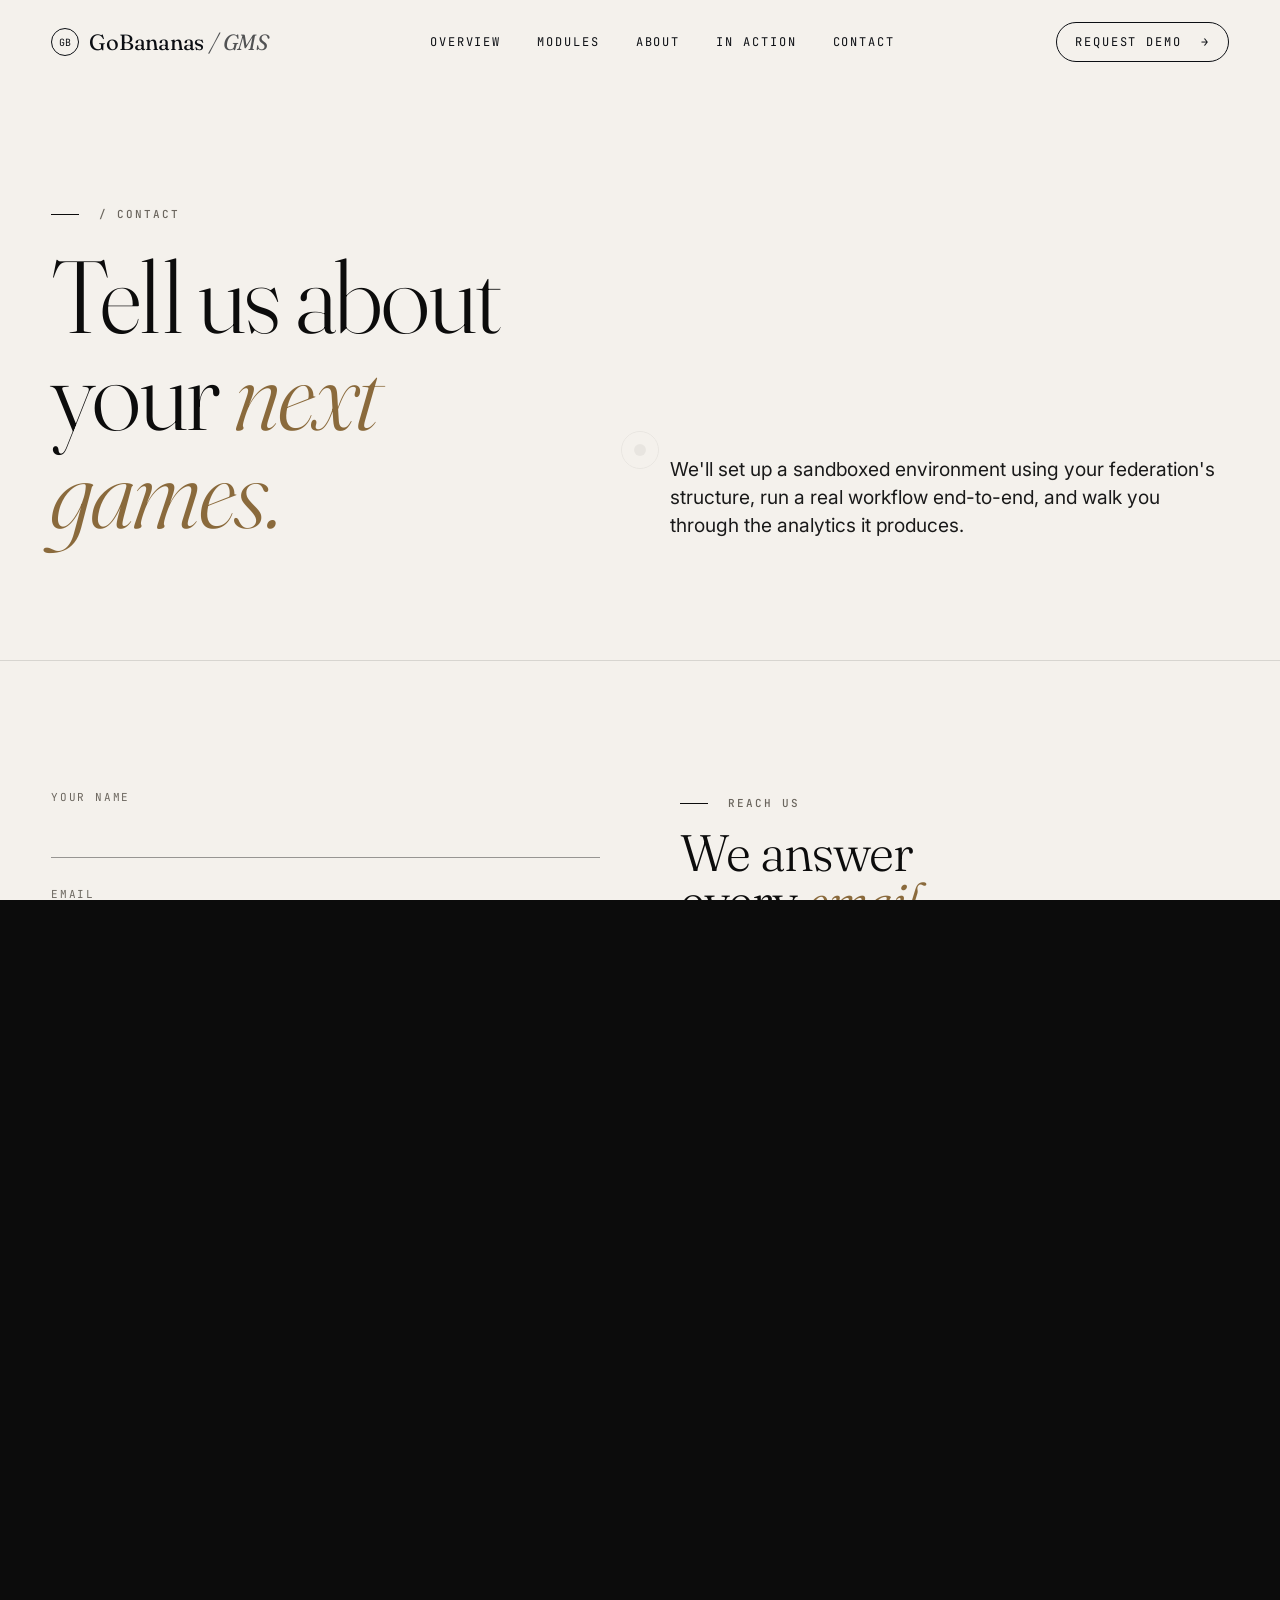
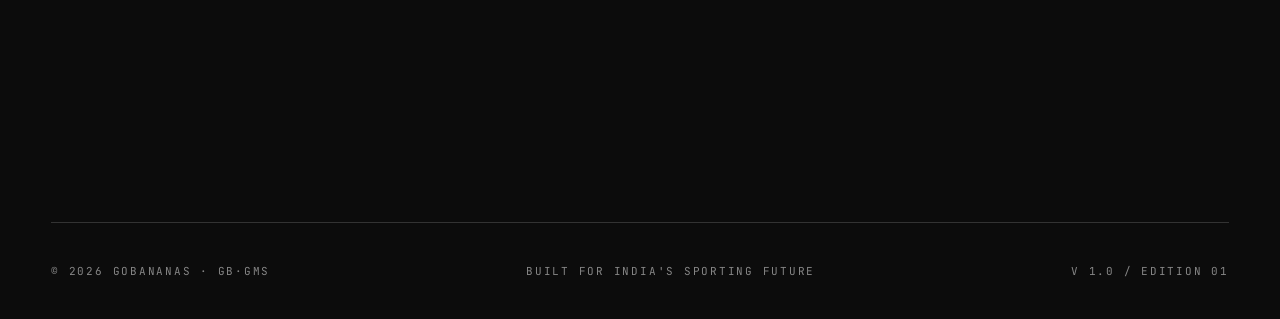
<file: pages/contact.html>
<!doctype html>
<html lang="en">
<head>
<meta charset="utf-8" />
<meta name="viewport" content="width=device-width, initial-scale=1, viewport-fit=cover" />
<title>Contact &mdash; GB-GMS</title>
<meta name="description" content="Talk to the GoBananas team about GB-GMS." />
<link rel="preconnect" href="https://fonts.googleapis.com" />
<link rel="preconnect" href="https://fonts.gstatic.com" crossorigin />
<link href="https://fonts.googleapis.com/css2?family=Fraunces:ital,opsz,wght@0,9..144,300;0,9..144,400;1,9..144,300;1,9..144,400&family=Inter:wght@300;400;500;600&family=JetBrains+Mono:wght@400;500&display=swap" rel="stylesheet" />
<link rel="stylesheet" href="../css/style.css" />
</head>
<body>

<div class="cursor"></div>
<div class="cursor-ring"></div>
<div class="page-transition"></div>

<header class="site-header">
  <a class="brand" href="../index.html">
    <span class="brand-mark">GB</span>
    <span>GoBananas <em style="font-style:italic; opacity:0.7;">/ GMS</em></span>
  </a>
  <nav class="nav-main">
    <a href="../index.html">Overview</a>
    <a href="modules.html">Modules</a>
    <a href="about.html">About</a>
    <a href="journey.html">In Action</a>
    <a href="contact.html">Contact</a>
  </nav>
  <a class="nav-cta" href="contact.html"><span>Request Demo</span> &nbsp;&rarr;</a>
</header>

<section class="subhero">
  <div>
    <span class="eyebrow-num">/ Contact</span>
    <h1 class="display split-line" style="margin-top:24px;" data-split>
      Tell us about<br /> your <em>next games.</em>
    </h1>
  </div>
  <div class="reveal">
    <p class="lead">We'll set up a sandboxed environment using your federation's structure, run a real workflow end-to-end, and walk you through the analytics it produces.</p>
  </div>
</section>

<section class="section">
  <div class="contact-grid">
    <form class="reveal" onsubmit="event.preventDefault(); this.querySelector('button').textContent='Sent ✓';">
      <div class="field">
        <label for="name">Your name</label>
        <input id="name" name="name" type="text" required placeholder="" />
      </div>
      <div class="field">
        <label for="email">Email</label>
        <input id="email" name="email" type="email" required placeholder="" />
      </div>
      <div class="field">
        <label for="org">Federation / organisation</label>
        <input id="org" name="org" type="text" placeholder="" />
      </div>
      <div class="field">
        <label for="role">You are a</label>
        <select id="role" name="role">
          <option>Federation administrator</option>
          <option>Academy owner</option>
          <option>Coach / trainer</option>
          <option>Athlete</option>
          <option>Venue owner</option>
          <option>Sponsor / press</option>
          <option>Other</option>
        </select>
      </div>
      <div class="field">
        <label for="msg">What would you like to run on GB&middot;GMS?</label>
        <textarea id="msg" name="msg" rows="4"></textarea>
      </div>
      <button class="cta-btn" type="submit" style="margin-top: 16px;"><span>Send request</span><span class="arrow"></span></button>
    </form>

    <aside class="reveal">
      <span class="eyebrow-num">Reach us</span>
      <h3 class="display" style="margin-top: 16px;">We answer<br /> every <em>email.</em></h3>

      <div style="margin-top: 40px; display: flex; flex-direction: column; gap: 24px;">
        <div>
          <div style="font-family: var(--font-mono); font-size: 11px; letter-spacing: 0.16em; text-transform: uppercase; color: var(--muted);">Direct</div>
          <a href="mailto:hello@gobananas.in" style="font-family: var(--font-display); font-size: 28px; font-weight: 300; letter-spacing: -0.01em;">hello@gobananas.in</a>
        </div>
        <div>
          <div style="font-family: var(--font-mono); font-size: 11px; letter-spacing: 0.16em; text-transform: uppercase; color: var(--muted);">Partnerships</div>
          <a href="mailto:partners@gobananas.in" style="font-family: var(--font-display); font-size: 28px; font-weight: 300; letter-spacing: -0.01em;">partners@gobananas.in</a>
        </div>
        <div>
          <div style="font-family: var(--font-mono); font-size: 11px; letter-spacing: 0.16em; text-transform: uppercase; color: var(--muted);">Press</div>
          <a href="mailto:press@gobananas.in" style="font-family: var(--font-display); font-size: 28px; font-weight: 300; letter-spacing: -0.01em;">press@gobananas.in</a>
        </div>
      </div>

      <div style="margin-top: 60px; padding-top: 32px; border-top: 1px solid var(--line);">
        <div style="font-family: var(--font-mono); font-size: 11px; letter-spacing: 0.16em; text-transform: uppercase; color: var(--muted); margin-bottom: 8px;">Studio</div>
        <p style="font-size: 16px;">GoBananas &middot; GB&middot;GMS<br />Bengaluru &middot; Mumbai &middot; Delhi NCR<br />India</p>
      </div>
    </aside>
  </div>
</section>

<footer class="site-footer">
  <div class="footer-grid">
    <div class="footer-brand">
      <div class="brand"><span class="brand-mark">GB</span><span>GoBananas <em style="font-style:italic; opacity:0.6;">/ GMS</em></span></div>
      <p>The Games Management System built for India's federations, academies and athletes.</p>
    </div>
    <div><h4>Platform</h4><ul>
      <li><a href="modules.html">All Modules</a></li>
      <li><a href="journey.html">Athlete Journey</a></li>
      <li><a href="about.html">Architecture</a></li>
    </ul></div>
    <div><h4>For</h4><ul>
      <li><a href="modules.html">Federations</a></li>
      <li><a href="modules.html">Academies</a></li>
      <li><a href="modules.html">Athletes</a></li>
    </ul></div>
    <div><h4>Reach</h4><ul>
      <li><a href="contact.html">Request Demo</a></li>
      <li><a href="mailto:hello@gobananas.in">hello@gobananas.in</a></li>
    </ul></div>
  </div>
  <div class="footer-bottom">
    <span>&copy; 2026 GoBananas &middot; GB&middot;GMS</span>
    <span>Built for India's sporting future</span>
    <span>v 1.0 / Edition 01</span>
  </div>
</footer>

<script src="../js/app.js"></script>
</body>
</html>
</file>
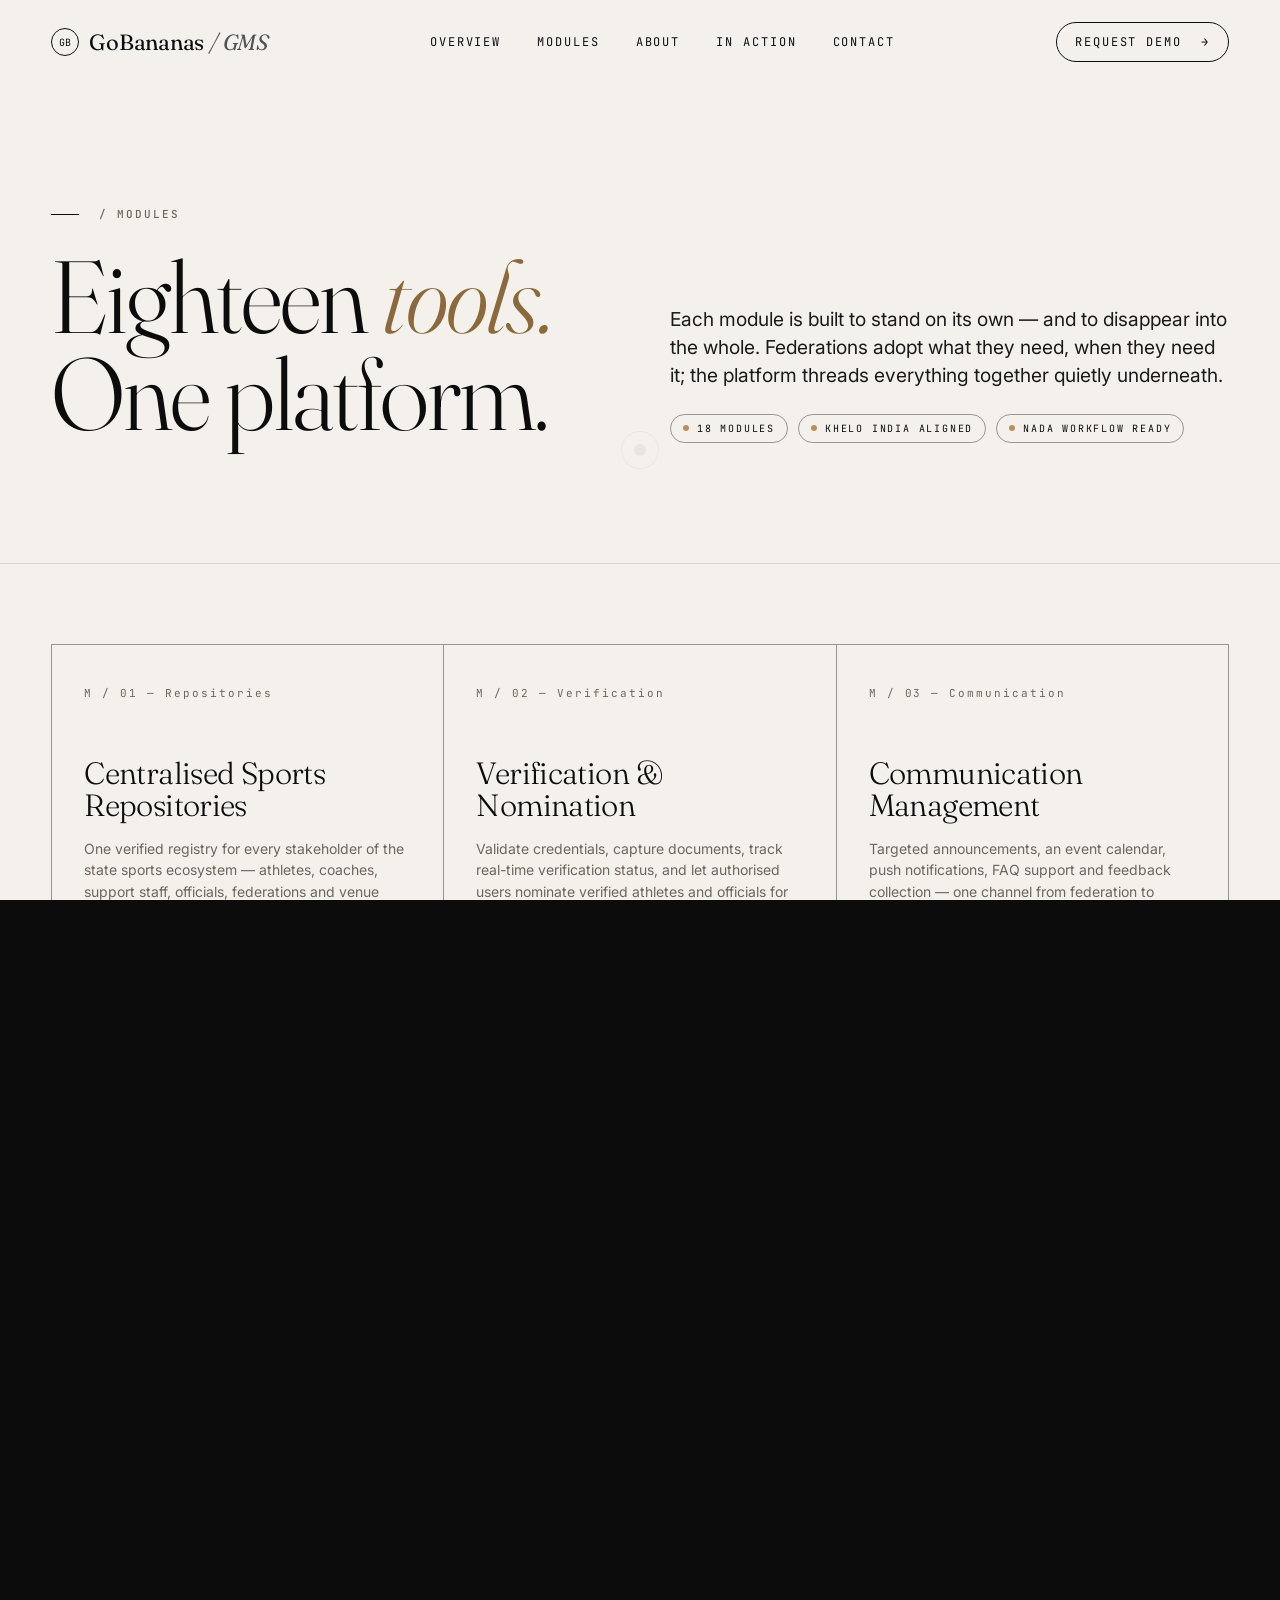
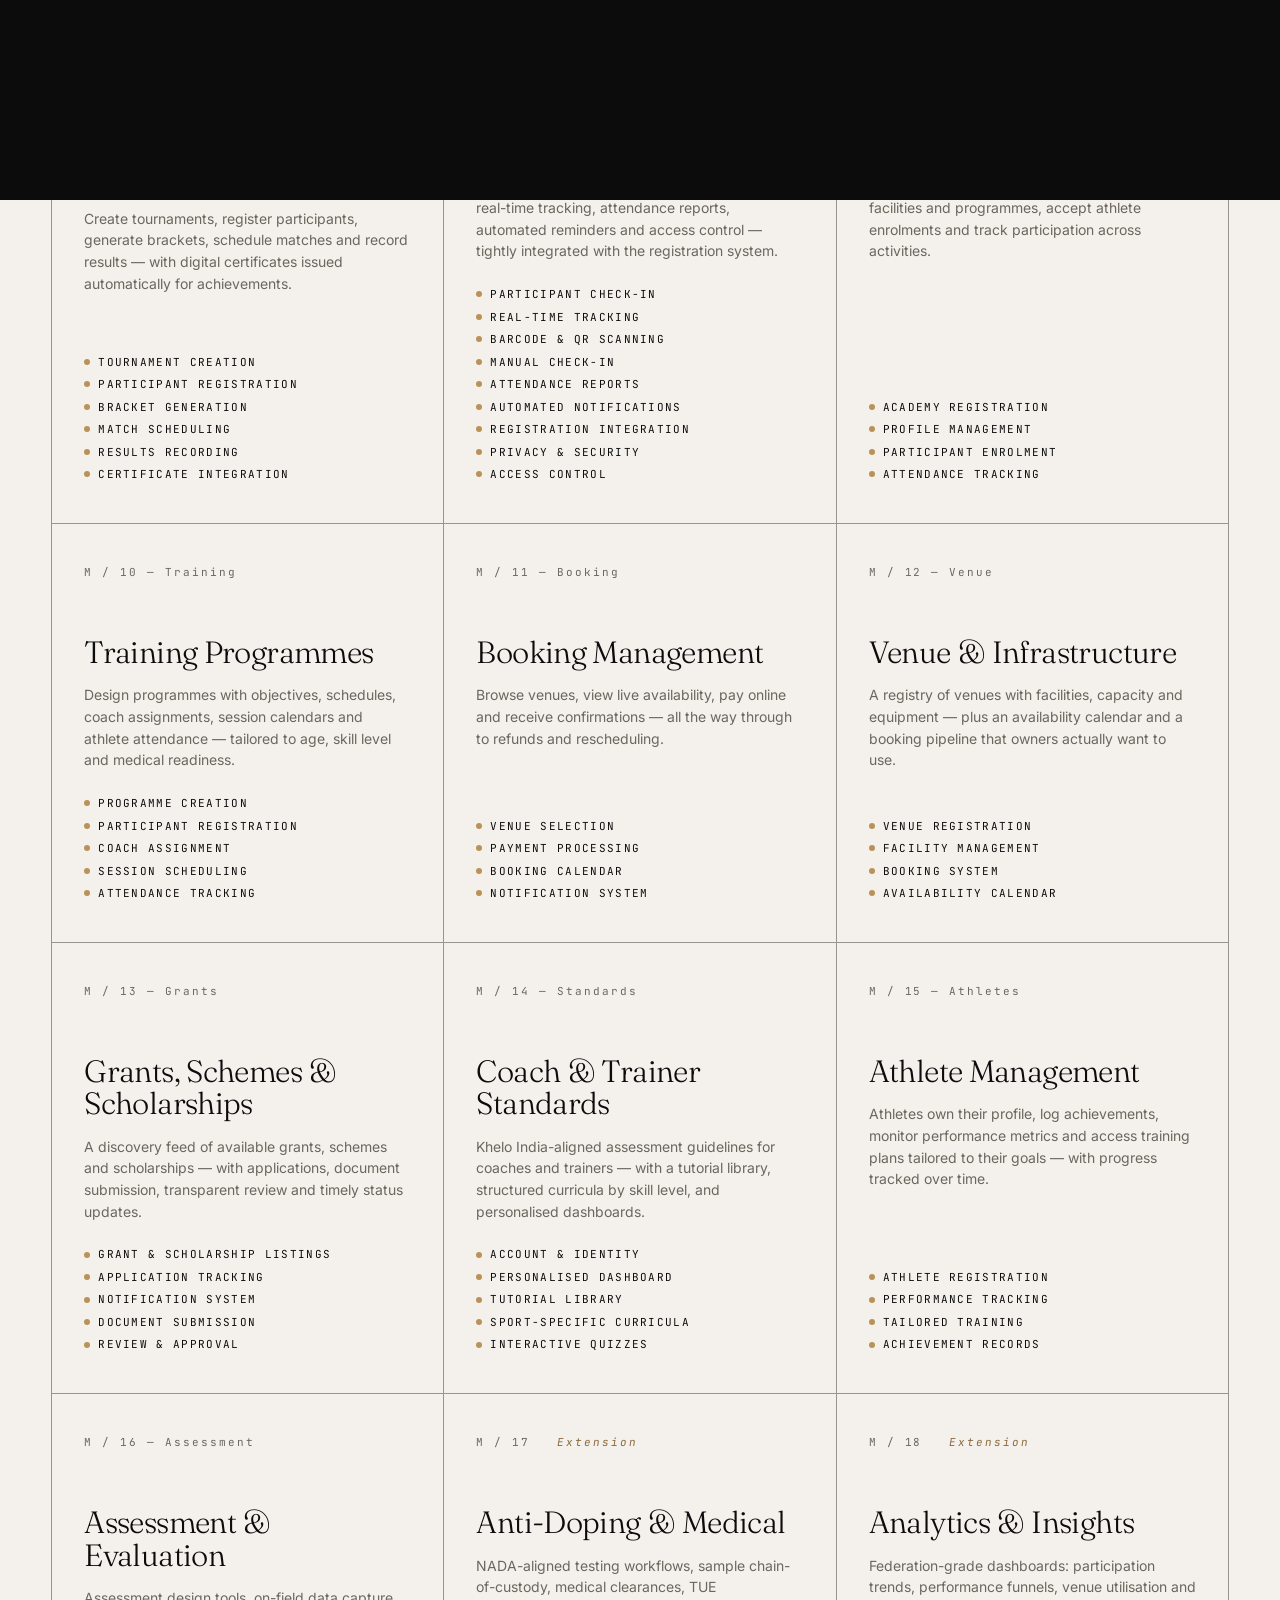
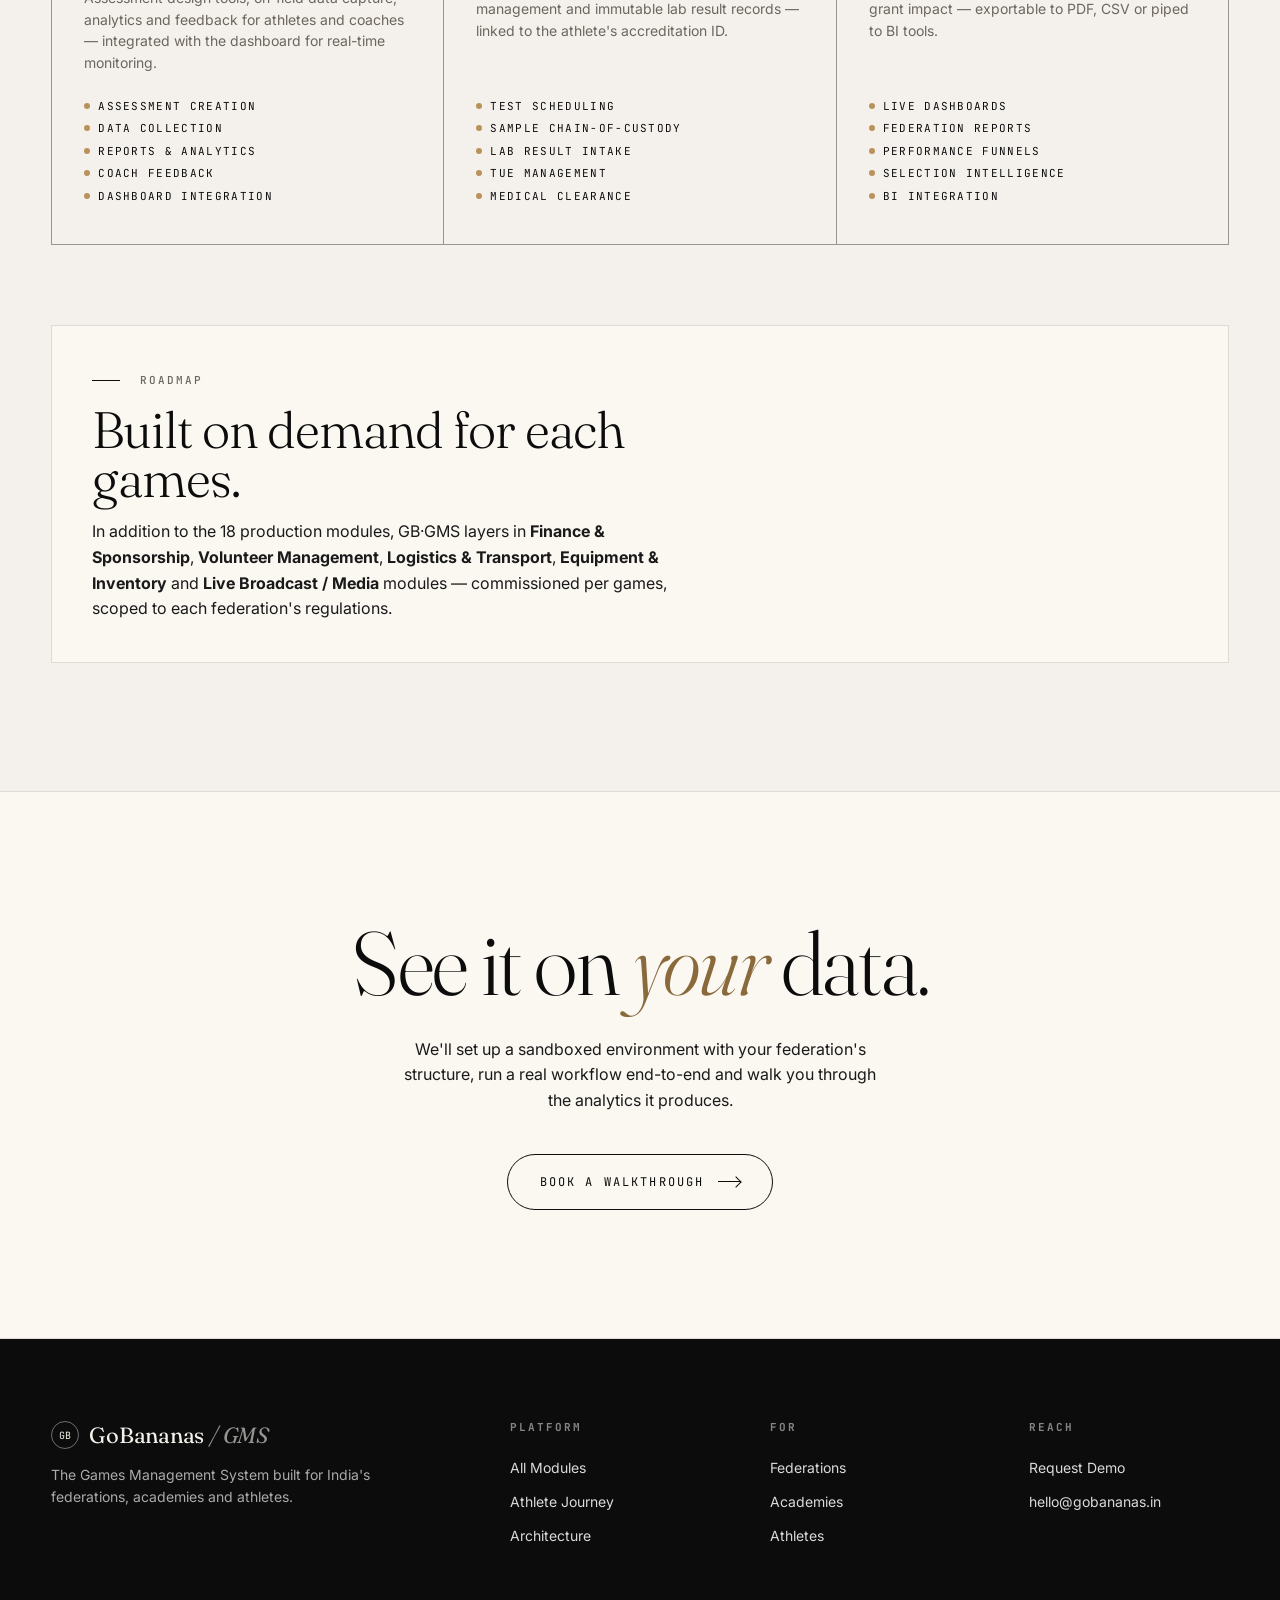
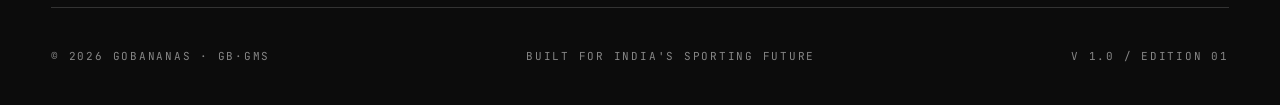
<file: pages/modules.html>
<!doctype html>
<html lang="en">
<head>
<meta charset="utf-8" />
<meta name="viewport" content="width=device-width, initial-scale=1, viewport-fit=cover" />
<title>Modules &mdash; GB-GMS</title>
<meta name="description" content="Every module that makes up GB-GMS, the GoBananas Games Management System." />
<link rel="preconnect" href="https://fonts.googleapis.com" />
<link rel="preconnect" href="https://fonts.gstatic.com" crossorigin />
<link href="https://fonts.googleapis.com/css2?family=Fraunces:ital,opsz,wght@0,9..144,300;0,9..144,400;1,9..144,300;1,9..144,400&family=Inter:wght@300;400;500;600&family=JetBrains+Mono:wght@400;500&display=swap" rel="stylesheet" />
<link rel="stylesheet" href="../css/style.css" />
</head>
<body>

<div class="cursor"></div>
<div class="cursor-ring"></div>
<div class="page-transition"></div>

<header class="site-header">
  <a class="brand" href="../index.html">
    <span class="brand-mark">GB</span>
    <span>GoBananas <em style="font-style:italic; opacity:0.7;">/ GMS</em></span>
  </a>
  <nav class="nav-main">
    <a href="../index.html">Overview</a>
    <a href="modules.html">Modules</a>
    <a href="about.html">About</a>
    <a href="journey.html">In Action</a>
    <a href="contact.html">Contact</a>
  </nav>
  <a class="nav-cta" href="contact.html"><span>Request Demo</span> &nbsp;&rarr;</a>
</header>

<!-- SUBHERO -->
<section class="subhero">
  <div>
    <span class="eyebrow-num">/ Modules</span>
    <h1 class="display split-line" style="margin-top:24px;" data-split>
      Eighteen <em>tools.</em><br />
      One platform.
    </h1>
  </div>
  <div class="reveal">
    <p class="lead">
      Each module is built to stand on its own — and to disappear into the
      whole. Federations adopt what they need, when they need it; the
      platform threads everything together quietly underneath.
    </p>
    <div style="display:flex; gap:10px; margin-top:24px; flex-wrap: wrap;">
      <span class="tag"><span class="dot"></span> 18 Modules</span>
      <span class="tag"><span class="dot"></span> Khelo India aligned</span>
      <span class="tag"><span class="dot"></span> NADA workflow ready</span>
    </div>
  </div>
</section>

<!-- MODULE DETAIL LIST -->
<section class="section" style="padding-top: 80px;">
  <div class="modules" id="all-modules">
    <!-- Reuse modules grid -->
    <article class="module reveal" data-cursor="hover">
      <div class="glow"></div>
      <span class="index">M / 01 &mdash; Repositories</span>
      <h3>Centralised Sports Repositories</h3>
      <p>One verified registry for every stakeholder of the state sports ecosystem &mdash; athletes, coaches, support staff, officials, federations and venue owners.</p>
      <ul>
        <li>Stakeholder onboarding</li>
        <li>Verified profiles</li>
        <li>State-wide directory</li>
        <li>Search &amp; discovery</li>
      </ul>
    </article>

    <article class="module reveal" data-cursor="hover">
      <div class="glow"></div>
      <span class="index">M / 02 &mdash; Verification</span>
      <h3>Verification &amp; Nomination</h3>
      <p>Validate credentials, capture documents, track real-time verification status, and let authorised users nominate verified athletes and officials for events and programmes.</p>
      <ul>
        <li>Document upload</li>
        <li>Eligibility checks</li>
        <li>Real-time status</li>
        <li>Nomination workflows</li>
        <li>Notification system</li>
      </ul>
    </article>

    <article class="module reveal" data-cursor="hover">
      <div class="glow"></div>
      <span class="index">M / 03 &mdash; Communication</span>
      <h3>Communication Management</h3>
      <p>Targeted announcements, an event calendar, push notifications, FAQ support and feedback collection &mdash; one channel from federation to athlete.</p>
      <ul>
        <li>Announcements &amp; alerts</li>
        <li>Event calendar</li>
        <li>Notification alerts</li>
        <li>FAQ support</li>
        <li>Feedback collection</li>
      </ul>
    </article>

    <article class="module reveal" data-cursor="hover">
      <div class="glow"></div>
      <span class="index">M / 04 &mdash; Accreditation</span>
      <h3>Accreditation Management</h3>
      <p>Application to revocation: a complete accreditation lifecycle with category logic, digital cards, role-based access control, renewal and a permanent database.</p>
      <ul>
        <li>Accreditation application</li>
        <li>Verification process</li>
        <li>Categories &amp; roles</li>
        <li>Digital accreditation cards</li>
        <li>Access control</li>
        <li>Status tracking</li>
        <li>Renewal &amp; revocation</li>
        <li>Accreditation database</li>
      </ul>
    </article>

    <article class="module reveal" data-cursor="hover">
      <div class="glow"></div>
      <span class="index">M / 05 &mdash; Certificates</span>
      <h3>Digital Certificate Issuance</h3>
      <p>Custom certificate templates, automated issuance, lifecycle tracking and reissuance &mdash; integrated with the Athlete Management System for achievement-triggered awards.</p>
      <ul>
        <li>Template creation</li>
        <li>Certificate issuance</li>
        <li>Lifecycle management</li>
        <li>Notification system</li>
        <li>Customisation options</li>
        <li>Athlete system integration</li>
      </ul>
    </article>

    <article class="module reveal" data-cursor="hover">
      <div class="glow"></div>
      <span class="index">M / 06 &mdash; Grievance</span>
      <h3>Grievance &amp; Complaint Redressal</h3>
      <p>A transparent channel for stakeholders to raise grievances, with detailed submissions, timeline tracking and resolution updates.</p>
      <ul>
        <li>Grievance submission</li>
        <li>Status tracking</li>
        <li>Resolution audit</li>
      </ul>
    </article>

    <article class="module reveal" data-cursor="hover">
      <div class="glow"></div>
      <span class="index">M / 07 &mdash; Tournaments</span>
      <h3>Tournament Management (TMS)</h3>
      <p>Create tournaments, register participants, generate brackets, schedule matches and record results &mdash; with digital certificates issued automatically for achievements.</p>
      <ul>
        <li>Tournament creation</li>
        <li>Participant registration</li>
        <li>Bracket generation</li>
        <li>Match scheduling</li>
        <li>Results recording</li>
        <li>Certificate integration</li>
      </ul>
    </article>

    <article class="module reveal" data-cursor="hover">
      <div class="glow"></div>
      <span class="index">M / 08 &mdash; Attendance</span>
      <h3>Attendance &amp; Check-in</h3>
      <p>QR / barcode check-in for events and training, real-time tracking, attendance reports, automated reminders and access control &mdash; tightly integrated with the registration system.</p>
      <ul>
        <li>Participant check-in</li>
        <li>Real-time tracking</li>
        <li>Barcode &amp; QR scanning</li>
        <li>Manual check-in</li>
        <li>Attendance reports</li>
        <li>Automated notifications</li>
        <li>Registration integration</li>
        <li>Privacy &amp; security</li>
        <li>Access control</li>
      </ul>
    </article>

    <article class="module reveal" data-cursor="hover">
      <div class="glow"></div>
      <span class="index">M / 09 &mdash; Academy</span>
      <h3>Academy Management</h3>
      <p>Sports academies register, manage profiles, list facilities and programmes, accept athlete enrolments and track participation across activities.</p>
      <ul>
        <li>Academy registration</li>
        <li>Profile management</li>
        <li>Participant enrolment</li>
        <li>Attendance tracking</li>
      </ul>
    </article>

    <article class="module reveal" data-cursor="hover">
      <div class="glow"></div>
      <span class="index">M / 10 &mdash; Training</span>
      <h3>Training Programmes</h3>
      <p>Design programmes with objectives, schedules, coach assignments, session calendars and athlete attendance &mdash; tailored to age, skill level and medical readiness.</p>
      <ul>
        <li>Programme creation</li>
        <li>Participant registration</li>
        <li>Coach assignment</li>
        <li>Session scheduling</li>
        <li>Attendance tracking</li>
      </ul>
    </article>

    <article class="module reveal" data-cursor="hover">
      <div class="glow"></div>
      <span class="index">M / 11 &mdash; Booking</span>
      <h3>Booking Management</h3>
      <p>Browse venues, view live availability, pay online and receive confirmations &mdash; all the way through to refunds and rescheduling.</p>
      <ul>
        <li>Venue selection</li>
        <li>Payment processing</li>
        <li>Booking calendar</li>
        <li>Notification system</li>
      </ul>
    </article>

    <article class="module reveal" data-cursor="hover">
      <div class="glow"></div>
      <span class="index">M / 12 &mdash; Venue</span>
      <h3>Venue &amp; Infrastructure</h3>
      <p>A registry of venues with facilities, capacity and equipment &mdash; plus an availability calendar and a booking pipeline that owners actually want to use.</p>
      <ul>
        <li>Venue registration</li>
        <li>Facility management</li>
        <li>Booking system</li>
        <li>Availability calendar</li>
      </ul>
    </article>

    <article class="module reveal" data-cursor="hover">
      <div class="glow"></div>
      <span class="index">M / 13 &mdash; Grants</span>
      <h3>Grants, Schemes &amp; Scholarships</h3>
      <p>A discovery feed of available grants, schemes and scholarships &mdash; with applications, document submission, transparent review and timely status updates.</p>
      <ul>
        <li>Grant &amp; scholarship listings</li>
        <li>Application tracking</li>
        <li>Notification system</li>
        <li>Document submission</li>
        <li>Review &amp; approval</li>
      </ul>
    </article>

    <article class="module reveal" data-cursor="hover">
      <div class="glow"></div>
      <span class="index">M / 14 &mdash; Standards</span>
      <h3>Coach &amp; Trainer Standards</h3>
      <p>Khelo&nbsp;India-aligned assessment guidelines for coaches and trainers &mdash; with a tutorial library, structured curricula by skill level, and personalised dashboards.</p>
      <ul>
        <li>Account &amp; identity</li>
        <li>Personalised dashboard</li>
        <li>Tutorial library</li>
        <li>Sport-specific curricula</li>
        <li>Interactive quizzes</li>
      </ul>
    </article>

    <article class="module reveal" data-cursor="hover">
      <div class="glow"></div>
      <span class="index">M / 15 &mdash; Athletes</span>
      <h3>Athlete Management</h3>
      <p>Athletes own their profile, log achievements, monitor performance metrics and access training plans tailored to their goals &mdash; with progress tracked over time.</p>
      <ul>
        <li>Athlete registration</li>
        <li>Performance tracking</li>
        <li>Tailored training</li>
        <li>Achievement records</li>
      </ul>
    </article>

    <article class="module reveal" data-cursor="hover">
      <div class="glow"></div>
      <span class="index">M / 16 &mdash; Assessment</span>
      <h3>Assessment &amp; Evaluation</h3>
      <p>Assessment design tools, on-field data capture, analytics and feedback for athletes and coaches &mdash; integrated with the dashboard for real-time monitoring.</p>
      <ul>
        <li>Assessment creation</li>
        <li>Data collection</li>
        <li>Reports &amp; analytics</li>
        <li>Coach feedback</li>
        <li>Dashboard integration</li>
      </ul>
    </article>

    <article class="module reveal" data-cursor="hover">
      <div class="glow"></div>
      <span class="index">M / 17 &nbsp; <em style="color:var(--gold-deep);">Extension</em></span>
      <h3>Anti-Doping &amp; Medical</h3>
      <p>NADA-aligned testing workflows, sample chain-of-custody, medical clearances, TUE management and immutable lab result records &mdash; linked to the athlete's accreditation ID.</p>
      <ul>
        <li>Test scheduling</li>
        <li>Sample chain-of-custody</li>
        <li>Lab result intake</li>
        <li>TUE management</li>
        <li>Medical clearance</li>
      </ul>
    </article>

    <article class="module reveal" data-cursor="hover">
      <div class="glow"></div>
      <span class="index">M / 18 &nbsp; <em style="color:var(--gold-deep);">Extension</em></span>
      <h3>Analytics &amp; Insights</h3>
      <p>Federation-grade dashboards: participation trends, performance funnels, venue utilisation and grant impact &mdash; exportable to PDF, CSV or piped to BI tools.</p>
      <ul>
        <li>Live dashboards</li>
        <li>Federation reports</li>
        <li>Performance funnels</li>
        <li>Selection intelligence</li>
        <li>BI integration</li>
      </ul>
    </article>
  </div>

  <div style="margin-top: 80px; padding: 40px; border: 1px solid var(--line); background: var(--paper);">
    <span class="eyebrow-num">Roadmap</span>
    <h3 class="display" style="margin-top:16px; max-width: 22ch;">Built on demand for each games.</h3>
    <p style="margin-top:16px; max-width: 60ch;">
      In addition to the 18 production modules, GB&middot;GMS layers in
      <strong>Finance &amp; Sponsorship</strong>,
      <strong>Volunteer Management</strong>,
      <strong>Logistics &amp; Transport</strong>,
      <strong>Equipment &amp; Inventory</strong> and
      <strong>Live Broadcast / Media</strong>
      modules &mdash; commissioned per games, scoped to each federation's
      regulations.
    </p>
  </div>
</section>

<!-- CTA -->
<section class="cta-band">
  <h2 class="display reveal">See it on <em>your</em> data.</h2>
  <p class="reveal" style="max-width:48ch; margin: 24px auto 40px;">
    We'll set up a sandboxed environment with your federation's structure, run a real workflow end-to-end and walk you through the analytics it produces.
  </p>
  <a class="cta-btn" href="contact.html"><span>Book a walkthrough</span><span class="arrow"></span></a>
</section>

<footer class="site-footer">
  <div class="footer-grid">
    <div class="footer-brand">
      <div class="brand"><span class="brand-mark">GB</span><span>GoBananas <em style="font-style:italic; opacity:0.6;">/ GMS</em></span></div>
      <p>The Games Management System built for India's federations, academies and athletes.</p>
    </div>
    <div><h4>Platform</h4><ul>
      <li><a href="modules.html">All Modules</a></li>
      <li><a href="journey.html">Athlete Journey</a></li>
      <li><a href="about.html">Architecture</a></li>
    </ul></div>
    <div><h4>For</h4><ul>
      <li><a href="modules.html">Federations</a></li>
      <li><a href="modules.html">Academies</a></li>
      <li><a href="modules.html">Athletes</a></li>
    </ul></div>
    <div><h4>Reach</h4><ul>
      <li><a href="contact.html">Request Demo</a></li>
      <li><a href="mailto:hello@gobananas.in">hello@gobananas.in</a></li>
    </ul></div>
  </div>
  <div class="footer-bottom">
    <span>&copy; 2026 GoBananas &middot; GB&middot;GMS</span>
    <span>Built for India's sporting future</span>
    <span>v 1.0 / Edition 01</span>
  </div>
</footer>

<script src="../js/app.js"></script>
</body>
</html>
</file>
<file: css/style.css>
/* =========================================================
   GB-GMS — GoBananas Games Management System
   Cinematic, light-themed, mont-fort inspired UI
   ========================================================= */

:root {
  --bg: #f4f1ec;
  --bg-2: #ece8e0;
  --paper: #fbf8f2;
  --ink: #0c0c0c;
  --ink-2: #1a1a1a;
  --muted: #6b665e;
  --line: rgba(12, 12, 12, 0.12);
  --line-strong: rgba(12, 12, 12, 0.4);
  --gold: #b9925a;
  --gold-deep: #8a6a3c;
  --field: #0a4f3c;
  --field-deep: #0a3a2c;

  --font-display: "Fraunces", "Times New Roman", serif;
  --font-sans: "Inter", -apple-system, BlinkMacSystemFont, "Segoe UI", sans-serif;
  --font-mono: "JetBrains Mono", ui-monospace, "SFMono-Regular", monospace;

  --pad-x: clamp(20px, 4vw, 64px);
  --section-pad: clamp(80px, 10vw, 160px);

  --easing: cubic-bezier(0.6, 0.01, 0.05, 0.95);
  --easing-soft: cubic-bezier(0.25, 0.1, 0.25, 1);
}

* { margin: 0; padding: 0; box-sizing: border-box; }

html {
  font-size: 16px;
  scroll-behavior: auto;
  -webkit-font-smoothing: antialiased;
  -moz-osx-font-smoothing: grayscale;
}

body {
  background: var(--bg);
  color: var(--ink);
  font-family: var(--font-sans);
  font-weight: 400;
  line-height: 1.5;
  overflow-x: hidden;
  cursor: none;
}

@media (max-width: 1024px) {
  body { cursor: auto; }
}

img, video {
  display: block;
  max-width: 100%;
  height: auto;
}

a { color: inherit; text-decoration: none; }
button { border: none; background: none; font: inherit; color: inherit; cursor: pointer; }

::selection { background: var(--ink); color: var(--bg); }

/* ---------- Type ---------- */
.eyebrow {
  font-family: var(--font-mono);
  font-size: 11px;
  font-weight: 500;
  letter-spacing: 0.18em;
  text-transform: uppercase;
  color: var(--muted);
}

.eyebrow-num {
  font-family: var(--font-mono);
  font-size: 11px;
  font-weight: 500;
  letter-spacing: 0.18em;
  text-transform: uppercase;
  color: var(--muted);
  display: inline-flex;
  align-items: baseline;
  gap: 14px;
}
.eyebrow-num::before {
  content: "";
  width: 28px;
  height: 1px;
  background: var(--ink);
  margin-right: 6px;
  align-self: center;
}

.display {
  font-family: var(--font-display);
  font-weight: 300;
  line-height: 0.95;
  letter-spacing: -0.02em;
  font-style: normal;
}

.display em {
  font-style: italic;
  font-weight: 300;
  color: var(--gold-deep);
}

h1.display {
  font-size: clamp(48px, 10vw, 168px);
}
h2.display {
  font-size: clamp(40px, 7vw, 116px);
}
h3.display {
  font-size: clamp(28px, 4vw, 56px);
}

p.lead {
  font-size: clamp(18px, 1.5vw, 22px);
  line-height: 1.45;
  color: var(--ink-2);
  max-width: 60ch;
}

p { font-size: 16px; line-height: 1.6; color: var(--ink-2); }
.muted { color: var(--muted); }

/* ---------- Cursor ---------- */
.cursor {
  position: fixed;
  top: 0; left: 0;
  width: 12px; height: 12px;
  border-radius: 50%;
  background: var(--ink);
  pointer-events: none;
  z-index: 9999;
  mix-blend-mode: difference;
  transform: translate(-50%, -50%);
  transition: width 0.3s var(--easing), height 0.3s var(--easing), background 0.3s var(--easing);
}
.cursor-ring {
  position: fixed;
  top: 0; left: 0;
  width: 38px; height: 38px;
  border: 1px solid var(--ink);
  border-radius: 50%;
  pointer-events: none;
  z-index: 9998;
  transform: translate(-50%, -50%);
  mix-blend-mode: difference;
  transition: width 0.4s var(--easing), height 0.4s var(--easing), border-color 0.3s var(--easing);
}
.cursor.is-hover { width: 0; height: 0; }
.cursor-ring.is-hover { width: 70px; height: 70px; border-color: var(--gold); }

/* ---------- Header / Nav ---------- */
.site-header {
  position: fixed;
  top: 0; left: 0; right: 0;
  z-index: 100;
  padding: 22px var(--pad-x);
  display: flex;
  align-items: center;
  justify-content: space-between;
  mix-blend-mode: difference;
  color: #fff;
  transition: background 0.4s var(--easing);
}

.brand {
  font-family: var(--font-display);
  font-weight: 400;
  font-size: 22px;
  letter-spacing: -0.01em;
  display: flex;
  align-items: center;
  gap: 10px;
}
.brand-mark {
  width: 28px; height: 28px;
  border: 1px solid currentColor;
  border-radius: 50%;
  display: inline-grid; place-items: center;
  font-family: var(--font-mono);
  font-size: 10px;
  letter-spacing: 0;
}

.nav-main {
  display: flex; gap: 36px;
  font-family: var(--font-mono);
  font-size: 12px;
  letter-spacing: 0.16em;
  text-transform: uppercase;
}
.nav-main a {
  position: relative;
  padding: 6px 0;
}
.nav-main a::after {
  content: "";
  position: absolute; left: 0; bottom: 0;
  width: 0; height: 1px; background: currentColor;
  transition: width 0.4s var(--easing);
}
.nav-main a:hover::after { width: 100%; }

.nav-cta {
  font-family: var(--font-mono);
  font-size: 12px;
  letter-spacing: 0.16em;
  text-transform: uppercase;
  border: 1px solid currentColor;
  padding: 10px 18px;
  border-radius: 999px;
  display: inline-flex; align-items: center; gap: 10px;
  transition: background 0.3s var(--easing), color 0.3s var(--easing);
}
.nav-cta:hover { background: currentColor; }
.nav-cta:hover span { color: var(--ink); }

@media (max-width: 900px) {
  .nav-main { display: none; }
}

/* ---------- Hero ---------- */
.hero {
  position: relative;
  min-height: 100vh;
  padding: 0 var(--pad-x) 60px;
  display: flex;
  flex-direction: column;
  justify-content: flex-end;
  overflow: hidden;
  background: var(--bg);
}

.hero-media {
  position: absolute;
  inset: 0;
  overflow: hidden;
  z-index: 0;
}
.hero-media::after {
  content: "";
  position: absolute; inset: 0;
  background: linear-gradient(180deg, rgba(244,241,236,0.55) 0%, rgba(244,241,236,0.2) 40%, rgba(244,241,236,0.85) 100%);
}
.hero-media img {
  width: 100%; height: 100%;
  object-fit: cover;
  object-position: center;
  filter: saturate(0.92) contrast(1.02);
  transform: scale(1.06);
}

.hero-grid {
  position: relative;
  z-index: 2;
  display: grid;
  grid-template-columns: 1fr;
  gap: 36px;
  padding-bottom: 40px;
}

.hero-eyebrow {
  display: flex; align-items: center; gap: 14px;
  font-family: var(--font-mono);
  font-size: 12px;
  letter-spacing: 0.18em;
  text-transform: uppercase;
  color: var(--ink);
  margin-top: 140px;
}
.hero-eyebrow .dot {
  width: 8px; height: 8px; border-radius: 50%;
  background: var(--gold);
  animation: pulse 2s var(--easing) infinite;
}

@keyframes pulse {
  0%, 100% { opacity: 1; transform: scale(1); }
  50% { opacity: 0.4; transform: scale(0.7); }
}

.hero-title {
  font-family: var(--font-display);
  font-weight: 300;
  line-height: 0.92;
  letter-spacing: -0.025em;
  font-size: clamp(56px, 11vw, 200px);
}
.hero-title .line { display: block; overflow: hidden; }
.hero-title .word { display: inline-block; }
.hero-title em { font-style: italic; color: var(--gold-deep); }

.hero-foot {
  display: grid;
  grid-template-columns: 1fr auto 1fr;
  align-items: end;
  gap: 24px;
  border-top: 1px solid var(--line-strong);
  padding-top: 24px;
}
.hero-foot p { max-width: 38ch; font-size: 15px; color: var(--ink-2); }
.hero-scroll {
  font-family: var(--font-mono);
  font-size: 11px;
  letter-spacing: 0.18em;
  text-transform: uppercase;
  display: flex; align-items: center; gap: 10px;
  justify-self: end;
}
.hero-scroll .arrow {
  width: 32px; height: 1px; background: var(--ink);
  position: relative;
}
.hero-scroll .arrow::after {
  content: "";
  position: absolute; right: 0; top: -3px;
  width: 7px; height: 7px;
  border-right: 1px solid var(--ink);
  border-bottom: 1px solid var(--ink);
  transform: rotate(-45deg);
}
.hero-meta {
  display: flex; gap: 28px;
  font-family: var(--font-mono);
  font-size: 11px;
  letter-spacing: 0.16em;
  text-transform: uppercase;
  color: var(--muted);
}
.hero-meta strong { color: var(--ink); font-weight: 500; }

/* ---------- Section ---------- */
.section {
  padding: var(--section-pad) var(--pad-x);
  position: relative;
}

.section-head {
  display: grid;
  grid-template-columns: 1fr 2fr;
  gap: 64px;
  margin-bottom: 80px;
  align-items: end;
}
@media (max-width: 800px) {
  .section-head { grid-template-columns: 1fr; gap: 24px; }
}
.section-head h2 { margin-top: 16px; }

/* ---------- Marquee ---------- */
.marquee {
  border-top: 1px solid var(--line-strong);
  border-bottom: 1px solid var(--line-strong);
  padding: 28px 0;
  overflow: hidden;
  white-space: nowrap;
  background: var(--bg);
}
.marquee-track {
  display: inline-flex;
  gap: 64px;
  animation: marquee 38s linear infinite;
  font-family: var(--font-display);
  font-weight: 300;
  font-size: clamp(40px, 6vw, 96px);
  letter-spacing: -0.02em;
  line-height: 1;
}
.marquee-track span { display: inline-flex; align-items: center; gap: 64px; }
.marquee-track .dot {
  width: 14px; height: 14px; border-radius: 50%;
  background: var(--gold); display: inline-block;
}
.marquee-track em { font-style: italic; color: var(--gold-deep); }

@keyframes marquee {
  from { transform: translateX(0); }
  to { transform: translateX(-50%); }
}

/* ---------- Intro / About ---------- */
.intro-grid {
  display: grid;
  grid-template-columns: 1fr 1fr;
  gap: 100px;
  align-items: start;
}
@media (max-width: 900px) { .intro-grid { grid-template-columns: 1fr; gap: 40px; } }

.intro-grid .stat-row {
  display: grid;
  grid-template-columns: 1fr 1fr;
  gap: 40px;
  margin-top: 48px;
  border-top: 1px solid var(--line);
  padding-top: 32px;
}
.stat .num {
  font-family: var(--font-display);
  font-weight: 300;
  font-size: clamp(40px, 5vw, 76px);
  letter-spacing: -0.02em;
  display: flex;
  align-items: baseline;
  gap: 6px;
}
.stat .num em { font-style: italic; color: var(--gold-deep); font-size: 0.5em; }
.stat .label { font-family: var(--font-mono); font-size: 11px; letter-spacing: 0.16em; text-transform: uppercase; color: var(--muted); margin-top: 8px; }

/* ---------- Pillar Cards (numbered like mont-fort) ---------- */
.pillars {
  display: grid;
  grid-template-columns: repeat(4, 1fr);
  gap: 0;
  border-top: 1px solid var(--line-strong);
}
@media (max-width: 1100px) { .pillars { grid-template-columns: repeat(2, 1fr); } }
@media (max-width: 600px) { .pillars { grid-template-columns: 1fr; } }

.pillar {
  padding: 36px 28px 64px;
  border-right: 1px solid var(--line);
  border-bottom: 1px solid var(--line);
  position: relative;
  min-height: 360px;
  display: flex; flex-direction: column;
  background: var(--bg);
  transition: background 0.5s var(--easing), color 0.5s var(--easing);
}
.pillar:last-child { border-right: none; }
.pillar:hover { background: var(--ink); color: var(--bg); }
.pillar:hover .pillar-num,
.pillar:hover h3 { color: var(--bg); }
.pillar:hover .pillar-foot { color: var(--bg); }

.pillar-num {
  font-family: var(--font-mono);
  font-size: 12px;
  letter-spacing: 0.16em;
  color: var(--muted);
  margin-bottom: 60px;
}
.pillar h3 {
  font-family: var(--font-display);
  font-weight: 300;
  font-size: clamp(28px, 3vw, 44px);
  letter-spacing: -0.02em;
  line-height: 1.05;
  margin-bottom: 16px;
}
.pillar p { font-size: 14px; color: inherit; opacity: 0.85; }
.pillar-foot {
  margin-top: auto;
  padding-top: 24px;
  display: flex; align-items: center; justify-content: space-between;
  font-family: var(--font-mono);
  font-size: 11px; letter-spacing: 0.16em; text-transform: uppercase;
}
.pillar-foot .arrow {
  width: 26px; height: 1px; background: currentColor; position: relative;
  transition: width 0.4s var(--easing);
}
.pillar-foot .arrow::after {
  content: ""; position: absolute; right: 0; top: -3px;
  width: 7px; height: 7px;
  border-right: 1px solid currentColor; border-bottom: 1px solid currentColor;
  transform: rotate(-45deg);
}
.pillar:hover .pillar-foot .arrow { width: 60px; }

/* ---------- Modules grid (deep) ---------- */
.modules {
  display: grid;
  grid-template-columns: repeat(12, 1fr);
  gap: 0;
  border-top: 1px solid var(--line-strong);
  border-left: 1px solid var(--line-strong);
}
.module {
  grid-column: span 4;
  padding: 40px 32px;
  border-right: 1px solid var(--line-strong);
  border-bottom: 1px solid var(--line-strong);
  min-height: 320px;
  display: flex; flex-direction: column;
  background: var(--bg);
  position: relative;
  overflow: hidden;
  transition: background 0.5s var(--easing), color 0.5s var(--easing);
}
@media (max-width: 1100px) { .module { grid-column: span 6; } }
@media (max-width: 700px) { .module { grid-column: span 12; } }

.module .index {
  font-family: var(--font-mono);
  font-size: 11px;
  letter-spacing: 0.18em;
  color: var(--muted);
}
.module h3 {
  font-family: var(--font-display);
  font-weight: 300;
  font-size: clamp(24px, 2.4vw, 38px);
  letter-spacing: -0.02em;
  line-height: 1.05;
  margin-top: 56px;
  margin-bottom: 16px;
}
.module p {
  font-size: 14px;
  line-height: 1.55;
  color: var(--muted);
  margin-bottom: 24px;
}
.module ul {
  list-style: none;
  margin-top: auto;
  display: flex; flex-direction: column; gap: 6px;
  font-family: var(--font-mono);
  font-size: 11px;
  letter-spacing: 0.12em;
  text-transform: uppercase;
  color: var(--ink);
}
.module ul li { display: flex; align-items: center; gap: 8px; }
.module ul li::before {
  content: ""; width: 6px; height: 6px; background: var(--gold); border-radius: 50%; flex: none;
}
.module:hover { background: var(--paper); }

.module .glow {
  position: absolute;
  inset: -20% -10% auto auto;
  width: 220px; height: 220px;
  border-radius: 50%;
  background: radial-gradient(closest-side, rgba(185,146,90,0.22), transparent 70%);
  filter: blur(20px);
  opacity: 0;
  transition: opacity 0.6s var(--easing);
}
.module:hover .glow { opacity: 1; }

/* ---------- Image showcase / journey ---------- */
.journey {
  padding: var(--section-pad) var(--pad-x);
}
.journey-row {
  display: grid;
  grid-template-columns: 1fr 1fr;
  gap: 40px;
  align-items: center;
  margin-bottom: 120px;
}
.journey-row.flip { direction: rtl; }
.journey-row.flip > * { direction: ltr; }
@media (max-width: 900px) { .journey-row, .journey-row.flip { grid-template-columns: 1fr; gap: 24px; direction: ltr; } }

.journey-img {
  position: relative;
  overflow: hidden;
  aspect-ratio: 4 / 5;
  background: var(--bg-2);
}
.journey-img img {
  width: 100%; height: 100%; object-fit: cover;
  transition: transform 1.6s var(--easing);
}
.journey-row:hover .journey-img img { transform: scale(1.04); }

.journey-text .step {
  font-family: var(--font-mono);
  font-size: 11px; letter-spacing: 0.18em; text-transform: uppercase; color: var(--gold-deep);
  margin-bottom: 24px;
}
.journey-text h3 {
  font-family: var(--font-display);
  font-weight: 300;
  font-size: clamp(32px, 4vw, 64px);
  letter-spacing: -0.02em;
  line-height: 1.02;
  margin-bottom: 24px;
}
.journey-text h3 em { font-style: italic; color: var(--gold-deep); }
.journey-text p { font-size: 16px; max-width: 50ch; }
.journey-text .meta {
  margin-top: 32px;
  display: grid;
  grid-template-columns: 1fr 1fr;
  gap: 16px;
  border-top: 1px solid var(--line);
  padding-top: 16px;
  font-family: var(--font-mono);
  font-size: 11px; letter-spacing: 0.16em; text-transform: uppercase; color: var(--muted);
}
.journey-text .meta strong { color: var(--ink); display: block; font-size: 14px; letter-spacing: 0.04em; text-transform: none; font-family: var(--font-sans); font-weight: 500; }

/* ---------- Architecture diagram ---------- */
.arch {
  background: var(--ink);
  color: var(--bg);
  padding: var(--section-pad) var(--pad-x);
}
.arch h2.display em { color: var(--gold); }
.arch p { color: rgba(255,255,255,0.72); }
.arch .eyebrow-num { color: rgba(255,255,255,0.6); }
.arch .eyebrow-num::before { background: rgba(255,255,255,0.6); }

.arch-stack {
  margin-top: 80px;
  display: grid;
  grid-template-columns: 1fr;
  gap: 0;
  border-top: 1px solid rgba(255,255,255,0.18);
}
.arch-layer {
  display: grid;
  grid-template-columns: 1fr 2fr 1fr;
  align-items: center;
  gap: 40px;
  padding: 32px 0;
  border-bottom: 1px solid rgba(255,255,255,0.18);
  position: relative;
}
@media (max-width: 800px) { .arch-layer { grid-template-columns: 1fr; gap: 12px; } }
.arch-layer .l-num {
  font-family: var(--font-mono); font-size: 11px; letter-spacing: 0.18em; color: rgba(255,255,255,0.5);
}
.arch-layer .l-name {
  font-family: var(--font-display); font-weight: 300; font-size: clamp(28px, 3vw, 48px); letter-spacing: -0.02em; line-height: 1;
}
.arch-layer .l-name em { font-style: italic; color: var(--gold); }
.arch-layer .l-desc { color: rgba(255,255,255,0.7); font-size: 14px; }

/* ---------- Stats wall ---------- */
.stats-wall {
  display: grid;
  grid-template-columns: repeat(4, 1fr);
  gap: 0;
  border-top: 1px solid var(--line-strong);
  border-bottom: 1px solid var(--line-strong);
}
@media (max-width: 1000px) { .stats-wall { grid-template-columns: repeat(2, 1fr); } }
@media (max-width: 600px) { .stats-wall { grid-template-columns: 1fr; } }
.stats-wall .cell {
  padding: 56px 32px;
  border-right: 1px solid var(--line);
  display: flex; flex-direction: column; gap: 12px;
}
.stats-wall .cell:last-child { border-right: none; }
.stats-wall .cell .big {
  font-family: var(--font-display); font-weight: 300;
  font-size: clamp(56px, 8vw, 120px); letter-spacing: -0.03em; line-height: 0.9;
}
.stats-wall .cell .big em { font-style: italic; color: var(--gold-deep); }
.stats-wall .cell .lab { font-family: var(--font-mono); font-size: 11px; letter-spacing: 0.16em; text-transform: uppercase; color: var(--muted); }
.stats-wall .cell .desc { font-size: 14px; color: var(--ink-2); margin-top: 8px; }

/* ---------- Quote / Testimonial ---------- */
.quote-block {
  padding: var(--section-pad) var(--pad-x);
  text-align: center;
}
.quote-block blockquote {
  font-family: var(--font-display);
  font-weight: 300;
  font-size: clamp(28px, 4vw, 64px);
  letter-spacing: -0.02em;
  line-height: 1.1;
  max-width: 22ch;
  margin: 0 auto;
}
.quote-block blockquote em { font-style: italic; color: var(--gold-deep); }
.quote-block cite {
  display: block;
  font-family: var(--font-mono);
  font-size: 11px;
  letter-spacing: 0.18em;
  text-transform: uppercase;
  color: var(--muted);
  margin-top: 32px;
  font-style: normal;
}

/* ---------- Gallery strip ---------- */
.gallery-strip {
  display: grid;
  grid-template-columns: repeat(6, 1fr);
  gap: 4px;
  padding: 0 var(--pad-x);
}
@media (max-width: 900px) { .gallery-strip { grid-template-columns: repeat(3, 1fr); } }
.gallery-strip figure {
  position: relative;
  aspect-ratio: 3/4;
  overflow: hidden;
  background: var(--bg-2);
}
.gallery-strip figure img {
  width: 100%; height: 100%; object-fit: cover;
  transition: transform 1.4s var(--easing);
}
.gallery-strip figure:hover img { transform: scale(1.06); }
.gallery-strip figcaption {
  position: absolute; left: 12px; bottom: 12px; right: 12px;
  font-family: var(--font-mono); font-size: 10px; letter-spacing: 0.16em; text-transform: uppercase; color: #fff;
  text-shadow: 0 1px 8px rgba(0,0,0,0.5);
}

/* ---------- CTA / Footer ---------- */
.cta-band {
  padding: var(--section-pad) var(--pad-x);
  text-align: center;
  background: var(--paper);
  border-top: 1px solid var(--line);
  border-bottom: 1px solid var(--line);
}
.cta-band h2 { margin-bottom: 32px; }
.cta-btn {
  display: inline-flex; align-items: center; gap: 14px;
  padding: 18px 32px;
  border: 1px solid var(--ink);
  border-radius: 999px;
  font-family: var(--font-mono);
  font-size: 12px;
  letter-spacing: 0.18em;
  text-transform: uppercase;
  transition: background 0.4s var(--easing), color 0.4s var(--easing);
}
.cta-btn:hover { background: var(--ink); color: var(--bg); }
.cta-btn .arrow {
  width: 22px; height: 1px; background: currentColor; position: relative;
}
.cta-btn .arrow::after {
  content: ""; position: absolute; right: 0; top: -3px;
  width: 7px; height: 7px;
  border-right: 1px solid currentColor; border-bottom: 1px solid currentColor;
  transform: rotate(-45deg);
}

footer.site-footer {
  background: var(--ink);
  color: var(--bg);
  padding: 80px var(--pad-x) 40px;
}
.footer-grid {
  display: grid;
  grid-template-columns: 2fr 1fr 1fr 1fr;
  gap: 60px;
  border-bottom: 1px solid rgba(255,255,255,0.16);
  padding-bottom: 60px;
}
@media (max-width: 900px) { .footer-grid { grid-template-columns: 1fr 1fr; } }
@media (max-width: 600px) { .footer-grid { grid-template-columns: 1fr; } }
.footer-grid h4 {
  font-family: var(--font-mono); font-size: 11px; letter-spacing: 0.18em; text-transform: uppercase;
  color: rgba(255,255,255,0.5); margin-bottom: 20px;
}
.footer-grid ul { list-style: none; display: flex; flex-direction: column; gap: 10px; }
.footer-grid ul a { font-size: 14px; color: rgba(255,255,255,0.85); transition: color 0.3s; }
.footer-grid ul a:hover { color: var(--gold); }

.footer-brand p { color: rgba(255,255,255,0.65); max-width: 40ch; font-size: 14px; margin-top: 12px; }
.footer-brand .brand-mark { border-color: rgba(255,255,255,0.4); }

.footer-bottom {
  display: flex; justify-content: space-between; align-items: center;
  padding-top: 40px;
  font-family: var(--font-mono); font-size: 11px; letter-spacing: 0.16em; text-transform: uppercase;
  color: rgba(255,255,255,0.5);
}
@media (max-width: 700px) { .footer-bottom { flex-direction: column; gap: 16px; text-align: center; } }

/* ---------- Reveal animations ---------- */
.reveal { opacity: 0; transform: translateY(40px); transition: opacity 1s var(--easing), transform 1s var(--easing); }
.reveal.is-in { opacity: 1; transform: none; }
.reveal-stagger > * { opacity: 0; transform: translateY(30px); transition: opacity 0.9s var(--easing), transform 0.9s var(--easing); }
.reveal-stagger.is-in > * { opacity: 1; transform: none; }
.reveal-stagger.is-in > *:nth-child(2) { transition-delay: 0.08s; }
.reveal-stagger.is-in > *:nth-child(3) { transition-delay: 0.16s; }
.reveal-stagger.is-in > *:nth-child(4) { transition-delay: 0.24s; }
.reveal-stagger.is-in > *:nth-child(5) { transition-delay: 0.32s; }
.reveal-stagger.is-in > *:nth-child(6) { transition-delay: 0.4s; }
.reveal-stagger.is-in > *:nth-child(7) { transition-delay: 0.48s; }
.reveal-stagger.is-in > *:nth-child(8) { transition-delay: 0.56s; }

.split-line .word {
  display: inline-block;
  transform: translateY(60%);
  opacity: 0;
  transition: transform 1.05s var(--easing), opacity 0.9s var(--easing);
}
.split-line.is-in .word { transform: translateY(0); opacity: 1; }
.split-line.is-in .word:nth-child(2) { transition-delay: 0.05s; }
.split-line.is-in .word:nth-child(3) { transition-delay: 0.1s; }
.split-line.is-in .word:nth-child(4) { transition-delay: 0.15s; }
.split-line.is-in .word:nth-child(5) { transition-delay: 0.2s; }
.split-line.is-in .word:nth-child(6) { transition-delay: 0.25s; }
.split-line.is-in .word:nth-child(7) { transition-delay: 0.3s; }
.split-line.is-in .word:nth-child(8) { transition-delay: 0.35s; }
.split-line.is-in .word:nth-child(9) { transition-delay: 0.4s; }
.split-line.is-in .word:nth-child(10) { transition-delay: 0.45s; }
.split-line.is-in .word:nth-child(n+11) { transition-delay: 0.5s; }

/* ---------- Page transition ---------- */
.page-transition {
  position: fixed; inset: 0;
  background: var(--ink);
  z-index: 9990;
  transform: translateY(100%);
  pointer-events: none;
  transition: transform 0.9s var(--easing);
}
.page-transition.is-out { transform: translateY(0); }
.page-transition.is-in { transform: translateY(-100%); }

/* ---------- Sticky section number ---------- */
.section-num {
  position: absolute;
  top: 32px; right: var(--pad-x);
  font-family: var(--font-mono);
  font-size: 11px;
  letter-spacing: 0.18em;
  color: var(--muted);
}

/* ---------- Loader ---------- */
.loader {
  position: fixed;
  inset: 0;
  background: var(--bg);
  z-index: 10000;
  display: grid;
  place-items: center;
  transition: opacity 0.6s ease, visibility 0.6s ease;
}
.loader.is-done { opacity: 0; visibility: hidden; }
.loader-inner {
  font-family: var(--font-display);
  font-weight: 300;
  font-size: clamp(40px, 6vw, 96px);
  letter-spacing: -0.02em;
  display: flex; align-items: baseline; gap: 12px;
}
.loader-inner em { font-style: italic; color: var(--gold-deep); }
.loader-count {
  font-family: var(--font-mono);
  font-size: 12px;
  letter-spacing: 0.16em;
  color: var(--muted);
}

/* ---------- Inner page hero (sub pages) ---------- */
.subhero {
  padding: 200px var(--pad-x) 120px;
  border-bottom: 1px solid var(--line);
  display: grid;
  grid-template-columns: 1fr 1fr;
  gap: 60px;
  align-items: end;
}
@media (max-width: 900px) { .subhero { grid-template-columns: 1fr; gap: 24px; padding-top: 160px; padding-bottom: 80px; } }
.subhero h1 { font-size: clamp(48px, 8vw, 130px); }

/* ---------- Form ---------- */
.contact-grid {
  display: grid; grid-template-columns: 1fr 1fr; gap: 80px;
}
@media (max-width: 900px) { .contact-grid { grid-template-columns: 1fr; gap: 40px; } }
.field { display: flex; flex-direction: column; gap: 8px; margin-bottom: 28px; }
.field label {
  font-family: var(--font-mono); font-size: 11px; letter-spacing: 0.16em; text-transform: uppercase; color: var(--muted);
}
.field input, .field textarea, .field select {
  background: transparent;
  border: none;
  border-bottom: 1px solid var(--line-strong);
  padding: 12px 0;
  font-family: var(--font-sans);
  font-size: 16px;
  color: var(--ink);
  font-weight: 400;
  outline: none;
  transition: border-color 0.3s;
}
.field input:focus, .field textarea:focus, .field select:focus { border-color: var(--gold-deep); }
.field textarea { resize: vertical; min-height: 120px; font-family: var(--font-sans); }

/* ---------- Misc ---------- */
.divider {
  height: 1px;
  background: var(--line);
  width: 100%;
}

.tag {
  display: inline-flex;
  align-items: center;
  gap: 8px;
  padding: 6px 12px;
  border: 1px solid var(--line-strong);
  border-radius: 999px;
  font-family: var(--font-mono);
  font-size: 10px;
  letter-spacing: 0.18em;
  text-transform: uppercase;
  color: var(--ink);
}
.tag .dot { width: 6px; height: 6px; border-radius: 50%; background: var(--gold); }

.section-fade-bottom::after {
  content: "";
  position: absolute;
  left: 0; right: 0; bottom: 0;
  height: 120px;
  background: linear-gradient(180deg, transparent, var(--bg));
  pointer-events: none;
}
</file>
